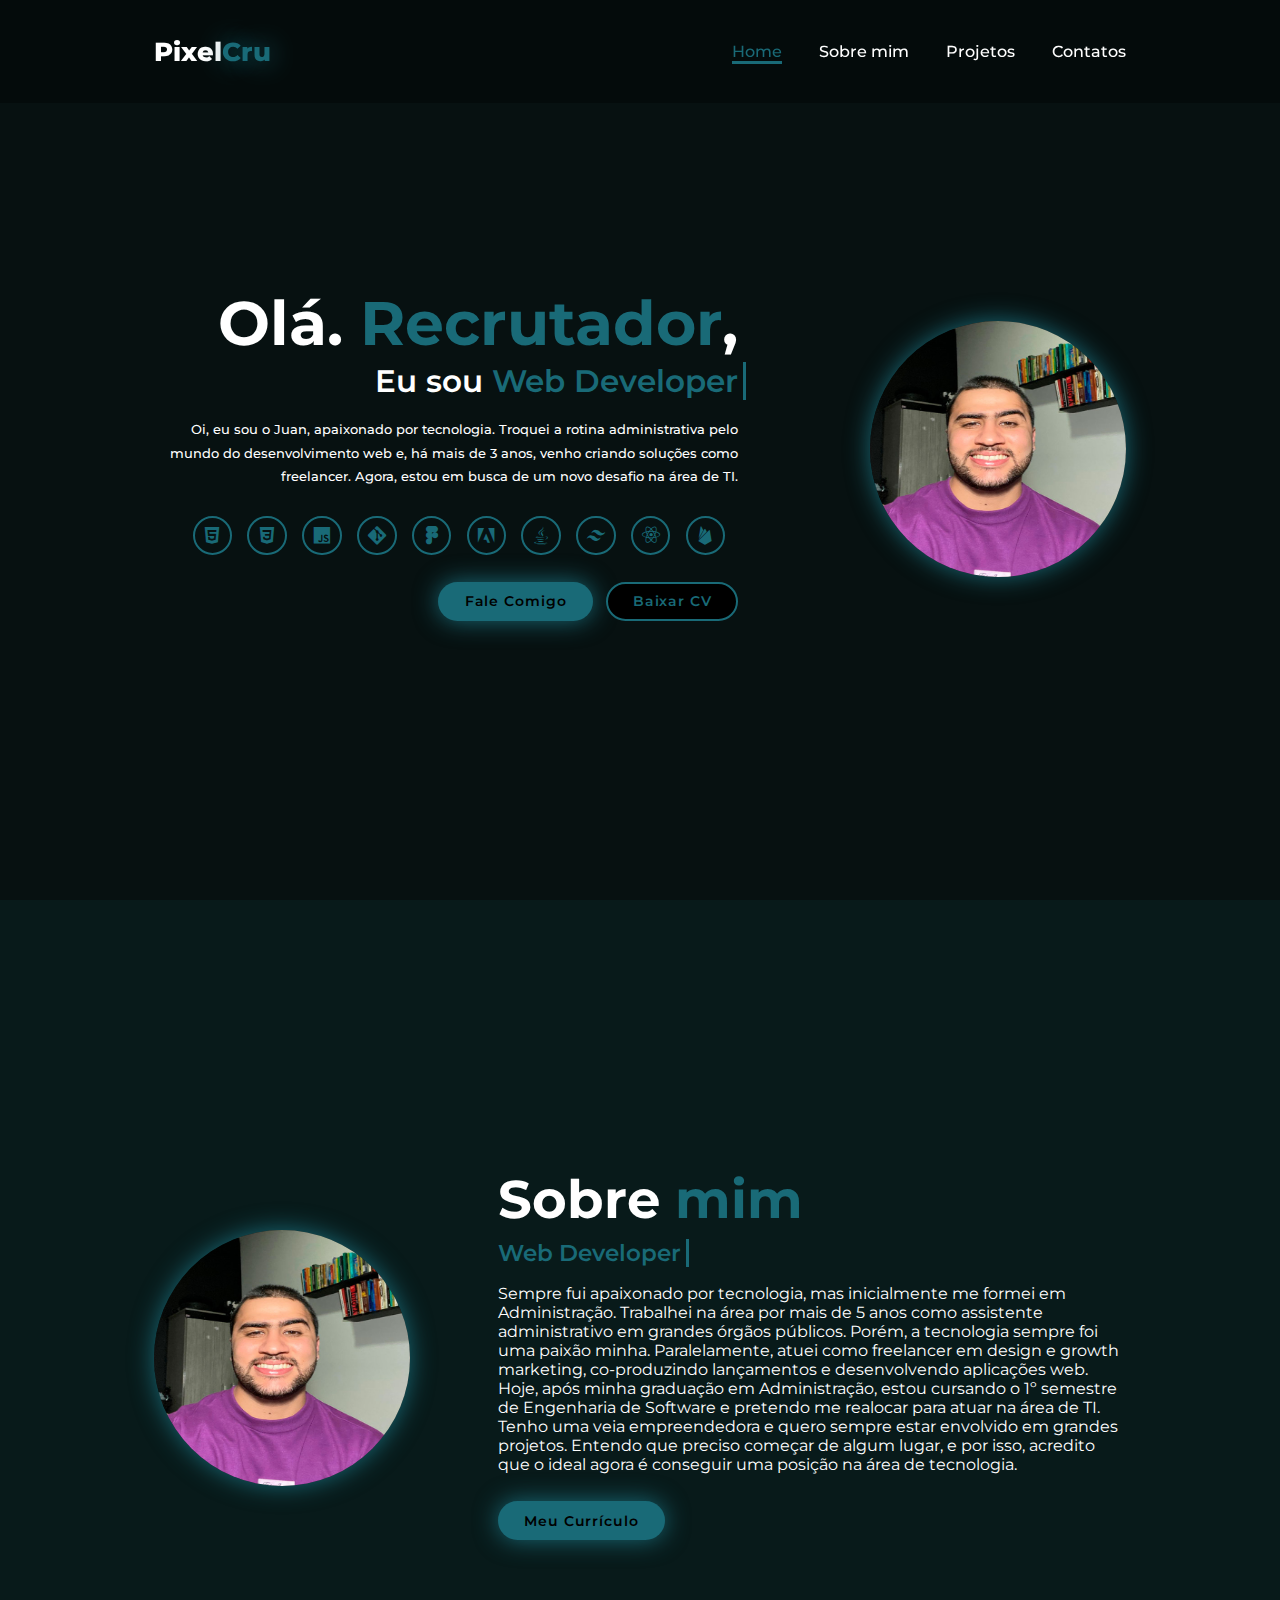
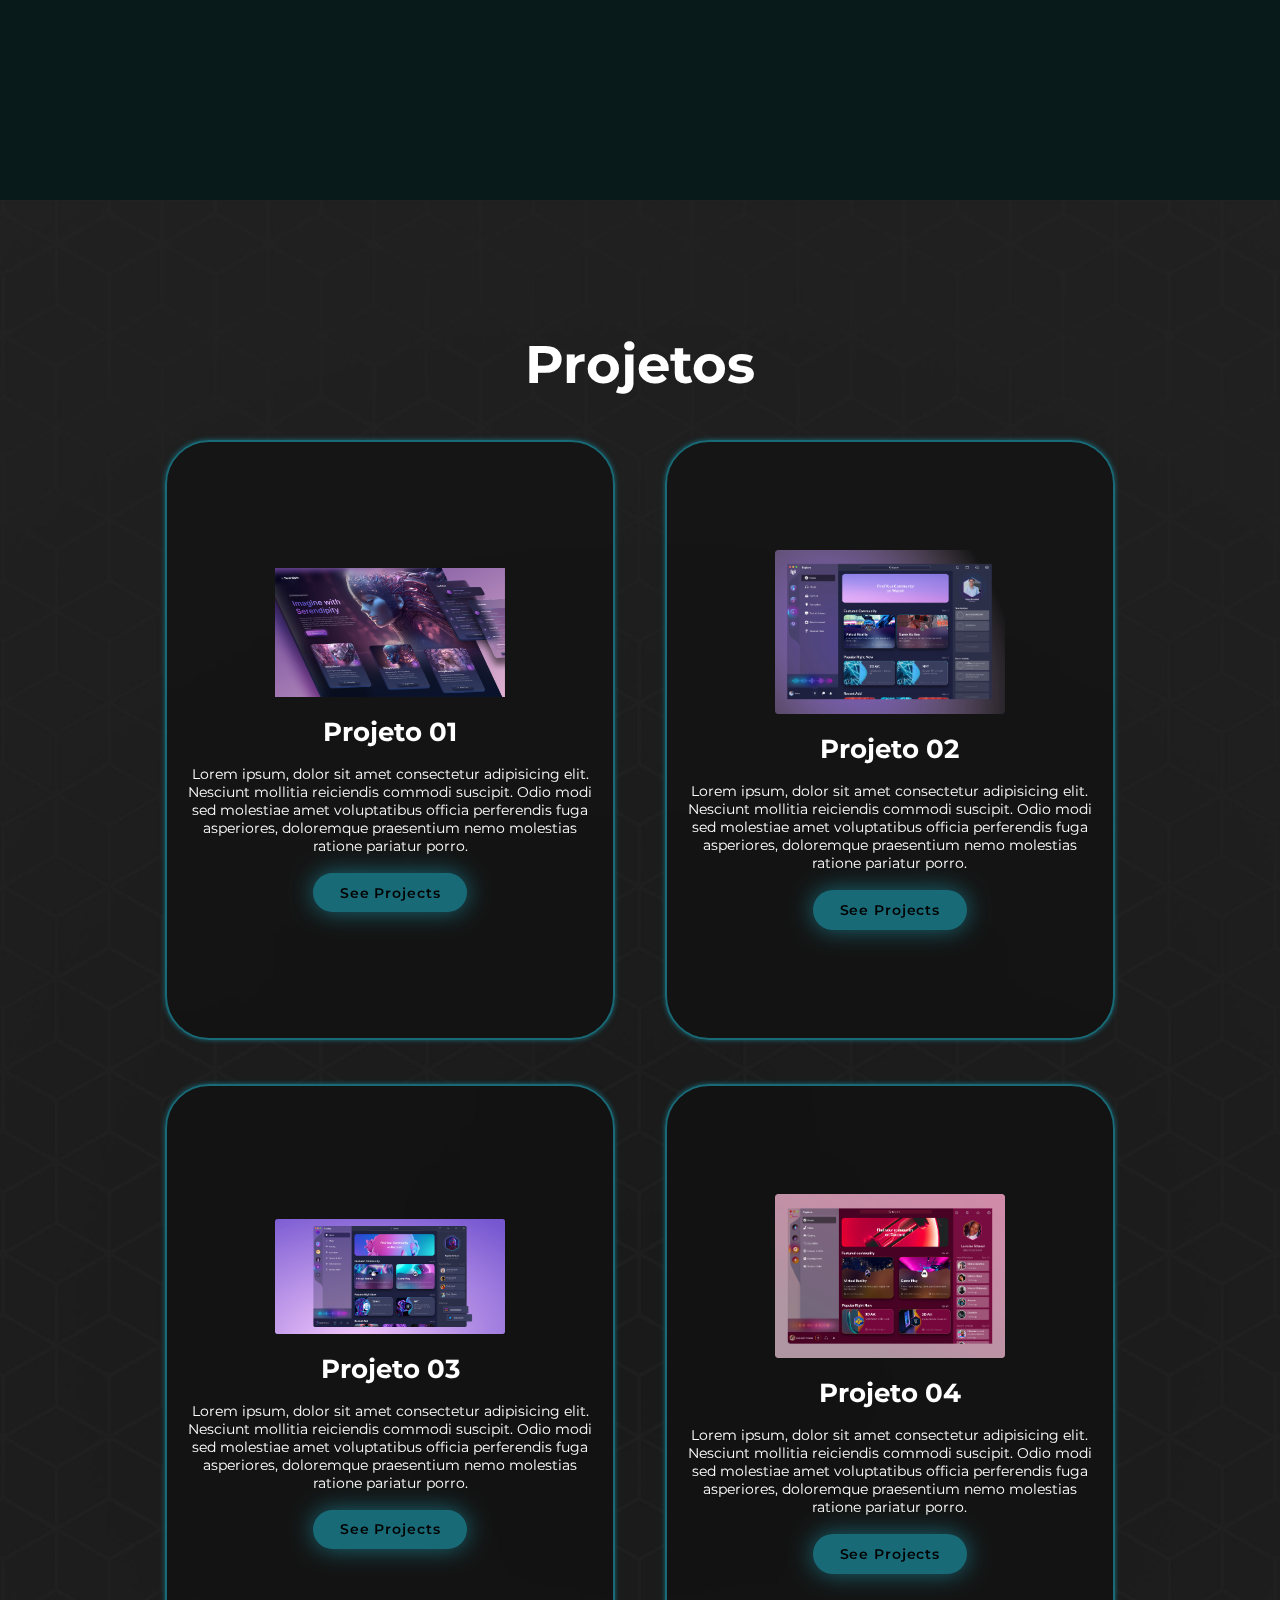
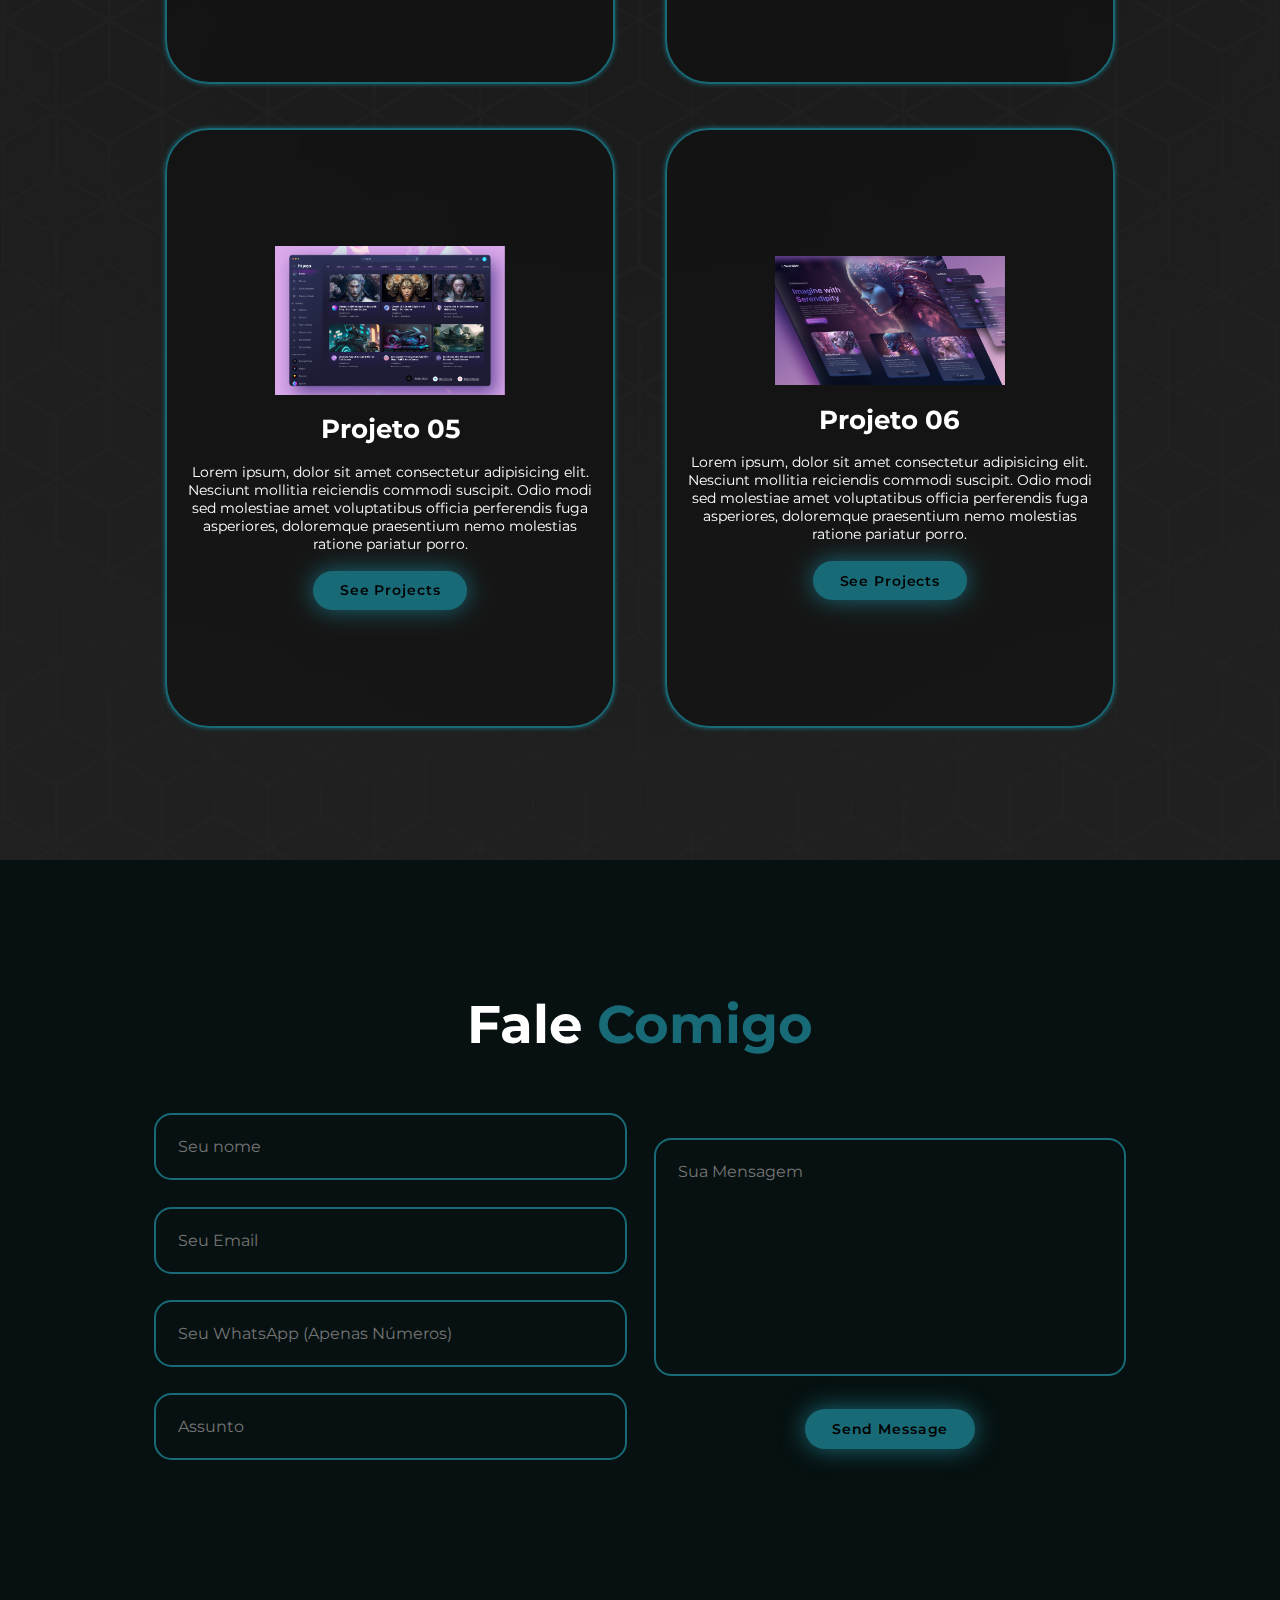
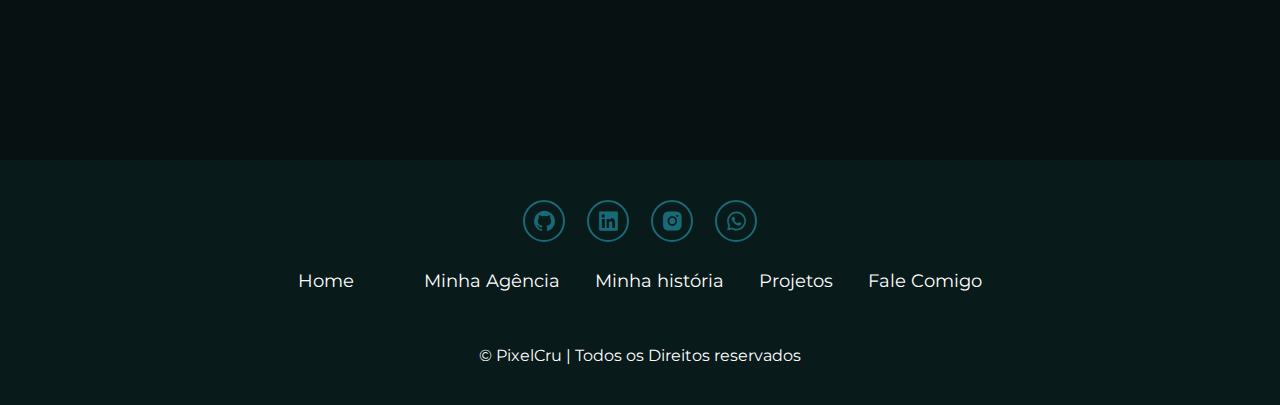
<file: index.html>
<!DOCTYPE html>
<html lang="pt-br">
<head>
    <meta charset="UTF-8">
    <meta name="viewport" content="width=device-width, initial-scale=1.0">
    <title>PixelCru - Portfólio</title>
    <link rel="stylesheet" href="style.css">
    <link href="https://unpkg.com/boxicons@2.1.4/css/boxicons.min.css" rel="stylesheet">
</head>
<body>
    
<header class="header">
    <a href="#home" class="logo">
        Pixel<span>Cru</span>
    </a>

    <i class="bx bx-menu" id="menu-icon"></i>

    <nav class="navbar">
        <a href="#home" class="active">Home</a>
        <a href="#about">Sobre mim</a>
      <!--  <a href="#services">Serviços</a> -->
        <a href="#projects">Projetos</a>
        <a href="#contact">Contatos</a>
    </nav>
</header>

    <section class="home" id="home">
        <div class="home-content">
            <h1>Olá. <span>Recrutador</span>,</h1>
            <h3 class="text-animation">
                Eu sou <span></span>
            </h3>
            <p>Oi, eu sou o Juan, apaixonado por tecnologia. Troquei a rotina administrativa pelo mundo do desenvolvimento web e, há mais de 3 anos, venho criando soluções como freelancer. Agora, estou em busca de um novo desafio na área de TI.</p>

            <div class="social-icons">
                <a href="#" title="HTML 5">
                <i class='bx bxl-html5'></i>
                </a>
                <a href="#" title="CSS 3">
                    <i class='bx bxl-css3' ></i>
                    </i>
                </a>
                <a href="#" title="Javascript">
                    <i class='bx bxl-javascript' ></i>
                    </i>
                </a>
                <a href="#" title="Git">
                    <i class='bx bxl-git' ></i>
                </a>
                <a href="#" title="Figma">
                    <i class='bx bxl-figma' ></i>
                </a>
                <a href="#" title="Softwares Adobe">
                    <i class='bx bxl-adobe' ></i>
                </a>
                <a href="#" title="Java">
                    <i class='bx bxl-java' ></i>
                </a>
                <a href="#" title="Tailwind">
                    <i class='bx bxl-tailwind-css' ></i>
                </a>
                <a href="#" title="React">
                    <i class='bx bxl-react' ></i>
                </a>
                <a href="#" title="Firebase">
                    <i class='bx bxl-firebase'></i>
                </a>
            </div>
            <div class="btn-group">
                <a href="#" class="btn">Fale Comigo</a>
                <a href="#contact" class="btn">Baixar CV</a>
            </div>
        </div>

        <div class="home-img">
            <img src="image.jpg" alt="">
        </div>
    </section>

    <section class="about" id="about">
        <div class="about-img">
            <img src="image.jpg" alt="">
        </div>

        <div class="about-content">
            <h2 class="heading">Sobre <span>mim
            </span></h2>
            <h3 class="text-animation">
                <span></span>
            </h3>
            <p>Sempre fui apaixonado por tecnologia, mas inicialmente me formei em Administração. Trabalhei na área por mais de 5 anos como assistente administrativo em grandes órgãos públicos. Porém, a tecnologia sempre foi uma paixão minha. Paralelamente, atuei como freelancer em design e growth marketing, co-produzindo lançamentos e desenvolvendo aplicações web. Hoje, após minha graduação em Administração, estou cursando o 1º semestre de Engenharia de Software e pretendo me realocar para atuar na área de TI. Tenho uma veia empreendedora e quero sempre estar envolvido em grandes projetos. Entendo que preciso começar de algum lugar, e por isso, acredito que o ideal agora é conseguir uma posição na área de tecnologia.</p>
            <a href="#" class="btn"> Meu Currículo</a>
        </div>
    </section>
<!-- removi a parte dos serviços (Não vejo sentido em ter ) 
    <section class="services" id="services">
        <h2 class="heading">Serviços</h2>

        <div class="services-container">
            <div class="service-box">
                <div class="service-info">
                    <i class="bx bxl-figma"></i>
                    <h4>UI / UX Designer</h4>
                    <p>Lorem ipsum dolor sit amet consectetur adipisicing elit. Id delectus, voluptate, laborum quae accusantium, in maiores minus quibusdam molestiae accusamus nemo alias aut asperiores. Quos quibusdam mollitia laboriosam sunt porro.</p>
                </div>
            </div>

            <div class="service-box">
                <div class="service-info">
                    <i class="bx bx-code"></i>
                    <h4>Desenvolvedor Front-end</h4>
                    <p>Lorem ipsum dolor sit amet consectetur adipisicing elit. Id delectus, voluptate, laborum quae accusantium, in maiores minus quibusdam molestiae accusamus nemo alias aut asperiores. Quos quibusdam mollitia laboriosam sunt porro.</p>
                </div>
            </div>

            <div class="service-box">
                <div class="service-info">
                    <i class="bx bx-code-curly"></i>
                    <h4>Desenvolvedor Full-stack</h4>
                    <p>Lorem ipsum dolor sit amet consectetur adipisicing elit. Id delectus, voluptate, laborum quae accusantium, in maiores minus quibusdam molestiae accusamus nemo alias aut asperiores. Quos quibusdam mollitia laboriosam sunt porro.</p>
                </div>
            </div>

        </div>
    </section>
-->
    <section class="projects" id="projects">
        <h2 class="heading">Projetos</h2>
    

    <div class="projects-box">
        <div class="projects-card">
            <img src="projects01.png" alt="">

            <h3>Projeto 01</h3>

            <p>Lorem ipsum, dolor sit amet consectetur adipisicing elit. Nesciunt mollitia reiciendis commodi suscipit. Odio modi sed molestiae amet voluptatibus officia perferendis fuga asperiores, doloremque praesentium nemo molestias ratione pariatur porro.</p>
            <div class="btn">See Projects</div>
        </div>

        <div class="projects-card">
            <img src="projects02.png" alt="">

            <h3>Projeto 02</h3>

            <p>Lorem ipsum, dolor sit amet consectetur adipisicing elit. Nesciunt mollitia reiciendis commodi suscipit. Odio modi sed molestiae amet voluptatibus officia perferendis fuga asperiores, doloremque praesentium nemo molestias ratione pariatur porro.</p>
            <div class="btn">See Projects</div>
        </div>

        <div class="projects-card">
            <img src="projects03.png" alt="">

            <h3>Projeto 03</h3>

            <p>Lorem ipsum, dolor sit amet consectetur adipisicing elit. Nesciunt mollitia reiciendis commodi suscipit. Odio modi sed molestiae amet voluptatibus officia perferendis fuga asperiores, doloremque praesentium nemo molestias ratione pariatur porro.</p>
            <div class="btn">See Projects</div>
        </div>

        <div class="projects-card">
            <img src="projects04.png" alt="">

            <h3>Projeto 04</h3>

            <p>Lorem ipsum, dolor sit amet consectetur adipisicing elit. Nesciunt mollitia reiciendis commodi suscipit. Odio modi sed molestiae amet voluptatibus officia perferendis fuga asperiores, doloremque praesentium nemo molestias ratione pariatur porro.</p>
            <div class="btn">See Projects</div>
        </div>

        <div class="projects-card">
            <img src="projects05.png" alt="">

            <h3>Projeto 05</h3>

            <p>Lorem ipsum, dolor sit amet consectetur adipisicing elit. Nesciunt mollitia reiciendis commodi suscipit. Odio modi sed molestiae amet voluptatibus officia perferendis fuga asperiores, doloremque praesentium nemo molestias ratione pariatur porro.</p>
            <div class="btn">See Projects</div>
        </div>

        <div class="projects-card">
            <img src="projects01.png" alt="">

            <h3>Projeto 06</h3>

            <p>Lorem ipsum, dolor sit amet consectetur adipisicing elit. Nesciunt mollitia reiciendis commodi suscipit. Odio modi sed molestiae amet voluptatibus officia perferendis fuga asperiores, doloremque praesentium nemo molestias ratione pariatur porro.</p>
            <div class="btn">See Projects</div>
            </div>
        </div>
    </section>


    <section class="contact" id="contact">
        <h2 class="heading">Fale <span>Comigo</span></h2>

        <form action="#">
            <div class="input-group">
                <div class="input-box">
                    <input type="text" placeholder="Seu nome">
                    <input type="email" placeholder="Seu Email"> 
                </div>
                <div class="input-box">
                    <input type="number" placeholder="Seu WhatsApp (Apenas Números)">
                    <input type="text" placeholder="Assunto"> 
                </div>
            </div>

            <div class="input-group-2">
                <textarea name="" id="" cols="30" rows="10" placeholder="Sua Mensagem"></textarea>
                <input type="submit" value="Send Message" class="btn">

            </div>
        </form>
    </section>


    <footer class="footer">
        <div class="social">
            <a href="#">
                <i class="bx bxl-github"></i>
                </a>
                <a href="#">
                    <i class="bx bxl-linkedin-square">
                    </i>
                </a>
                <a href="#">
                    <i class="bx bxl-instagram-alt"></i>
                </a>
                <a href="#">
                    <i class='bx bxl-whatsapp' ></i>
                </a>
        </div>

        <ul class="list">
            <li>
                <a href="#">Home</a>
            </li>
            <li>
        <!--    <a href="#services">Serviços</a> -->
            </li>
            <li>
                <a href="https://pixelcru.com/" target="_blank" rel="noopener noreferrer">Minha Agência</a>
            </li>            
            <li>
                <a href="#about">Minha história</a>
            </li>
            <li>
                <a href="#projects">Projetos</a>
            </li>
            <li>
                <a href="#contact">Fale Comigo</a>
            </li>
        </ul>
        <p class="copyright">
            © PixelCru | Todos os Direitos reservados
        </p>
    </footer>


    <script src="script.js"></script>
</body>
</html>

<!-- aa -->
</file>
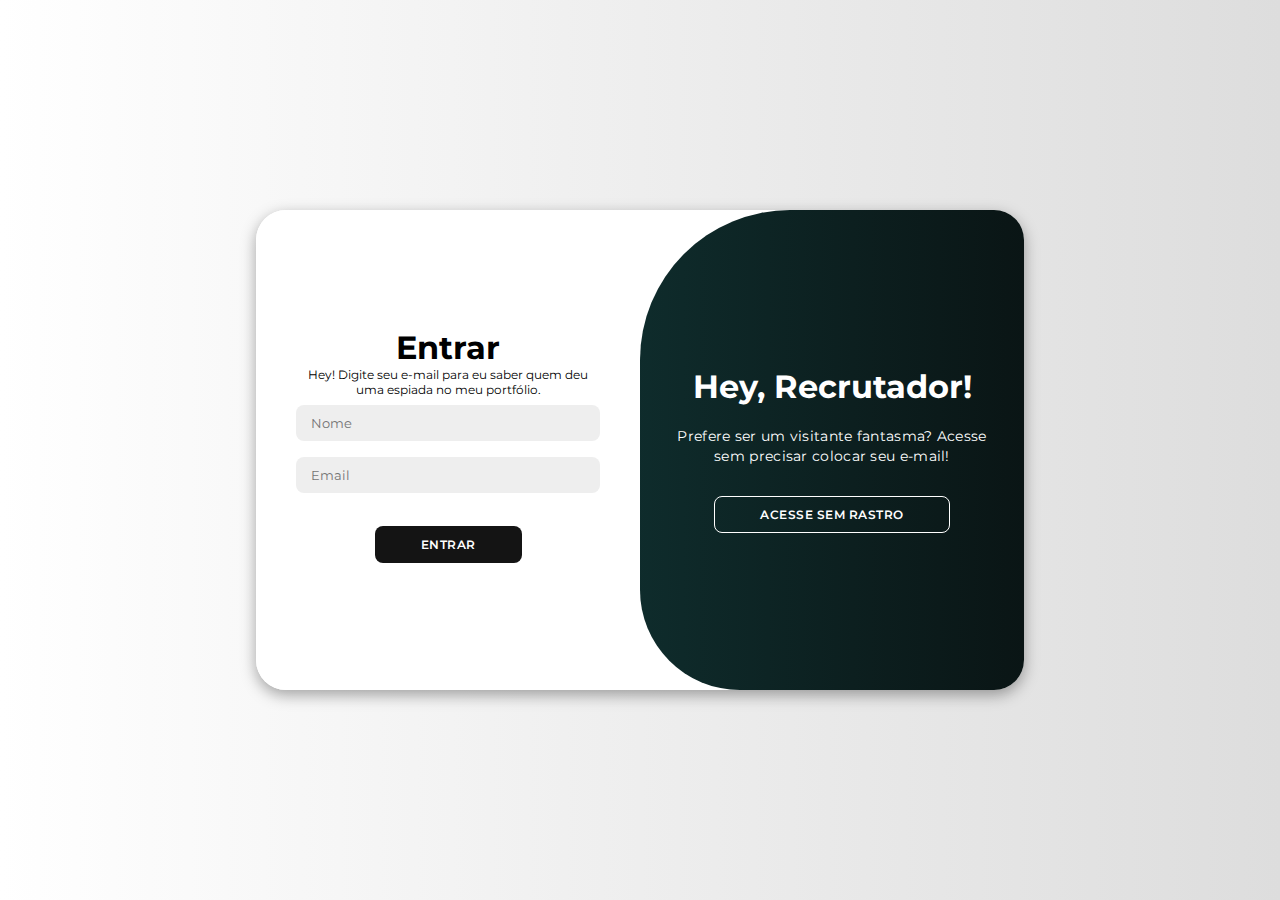
<file: login-one-page/index.html>
<!DOCTYPE html>
<html lang="pt-br">

<head>
    <meta charset="UTF-8">
    <meta name="viewport" content="width=device-width, initial-scale=1.0">
    <link rel="stylesheet" href="https://cdnjs.cloudflare.com/ajax/libs/font-awesome/6.4.2/css/all.min.css">
    <link rel="stylesheet" href="style.css">
    <title>Modern Login Page | PixelCru</title>
</head>

<body>

    <div class="container" id="container">
        <div class="form-container sign-up">
            <form>
                <h1>Bem vindo!</h1>
                <a href="../index.html">
                    <button type="button">Entrar</button>
                </a>
            </form>
        </div>
        <div class="form-container sign-in">
            <form>
                <h1>Entrar</h1>
                <span>Hey! Digite seu e-mail para eu saber quem deu uma espiada no meu portfólio.</span>
                <input type="name" placeholder="Nome">
                <input type="email" placeholder="Email">
                <a href="../index.html">
                    <button type="button">Entrar</button>
                </a>
            </form>
        </div>
        <div class="toggle-container">
            <div class="toggle">
                <div class="toggle-panel toggle-left">
                    <h1>Entrar com E-mail!</h1>
                    <p>Quer deixar sua marca? Entre com seu e-mail e nome!</p>
                    <button class="hidden" id="login">Entrar com E-mail</button>
                </div>
                <div class="toggle-panel toggle-right">
                    <h1>Hey, Recrutador!</h1>
                    <p>Prefere ser um visitante fantasma? Acesse sem precisar colocar seu e-mail!</p>
                    <button class="hidden" id="register">Acesse sem rastro</button>
                </div>
            </div>
        </div>
    </div>

    <script src="script.js"></script>
</body>

</html>
</file>
<file: style.css>
@import url('https://fonts.googleapis.com/css2?family=Montserrat:wght@300;400;500;600;700&display=swap');
*{
    margin: 0;
    padding: 0;
    box-sizing: border-box;
    text-decoration: none;
    border: none;
    outline: none;
    scrollbar-width: smooth;
    scroll-behavior: smooth;
    font-family: 'Montserrat', sans-serif;
}
:root{
    --bg-color: rgb(7, 17, 17);
    --second-bg-color: #081a1a;
    --text-color: white;
    --main-color: #196A77;
}
html{
    font-size: 60%;
    overflow-x: hidden;
}
body{
    background: var(--bg-color);
    color: var(--text-color);
}
.header{
    position: fixed;
    top: 0;
    left: 0;
    padding: 4rem 12% 4rem;
    background: rgb(0, 0, 0, 0.3);
    backdrop-filter: blur(10px);
    display: flex;
    justify-content: space-between;
    align-items: center;
    z-index: 100;
    width: 100%;
}
.logo{
    font-size: 3rem;
    color: var(--text-color);
    font-weight: 800;
    cursor: pointer;
    transition: 0.3s ease;
}
.logo:hover{
    transform: scale(1.1);
}
.logo span{
    text-shadow: 0 0 25px var(--main-color);
}
.navbar a{
    font-size: 1.8rem;
    color: var(--text-color);
    margin-left: 4rem;
    font-weight: 500;
    transition: 0.3s ease;
    border-bottom: 3px solid transparent;
}
.navbar a:hover,
.navbar a.active{
    color: var(--main-color);
    border-bottom: 3px solid var(--main-color);
}
#menu-icon{
    font-size: 3.6rem;
    display: none;
}
section{
    min-height: 100vh;
    padding: 10rem 12% 10rem;
}
.home{
    display: flex;
    align-items: center;
    justify-content: center;
    gap: 15rem;
}
.home-content{
    display: flex;
    flex-direction: column;
    align-items: flex-end;
    text-align: right;
    justify-content: center;
}
span{
    color: var(--main-color);
}
.logo span{
    color: var(--main-color);
}
.home-content h3{
    margin-bottom: 2rem;
    margin-top: 1rem;  
    font-size: 3.5rem;
}
.home-content h1{
    font-size: 7rem;
    font-weight: 700;
    margin-top: 1.5rem;
    line-height: 1;
}
.home-img img{
    position: relative;
    width: 20vw;
    height: 20vw;
    border-radius: 50%;
    box-shadow: 0 0 25px var(--main-color);
    cursor: pointer;
    transition: 0.4s ease-in-out;
}
.home-img img:hover{
    box-shadow: 0 0 25px var(--main-color),
                0 0 50px var(--main-color)
                0 0 100px var(--main-color);
}
.home-content p{
    font-size: 1.5rem;
    font-weight: 500;
    line-height: 1.8;
    max-width: 1000px;
}
.social-icons a{
    display: inline-flex;
    justify-content: center;
    align-items: center;
    width: 4.5rem;
    height: 4.5rem;
    background: transparent;
    border: 2px solid var(--main-color);
    font-size: 2.5rem;
    border-radius: 50%;
    color: var(--main-color);
    margin: 3rem 1.5rem 3rem 0;
    transition: 0.3s ease;
}
.social-icons a:hover{
    color: var(--text-color);
    transform: scale(1.3)translateY(-5px);
    box-shadow: 0 0 25px var(--main-color);
    background-color: var(--main-color);
}
.btn{
    display: inline-block;
    padding: 1rem 2.8rem;
    background: var(--main-color);
    box-shadow: 0 0 25px var(--main-color);
    border-radius: 4rem;
    font-size: 1.6rem;
    color: black;
    border: 2px solid transparent;
    letter-spacing: 0.1rem;
    font-weight: 600;
    transition: 0.3s ease-in-out;
    cursor: pointer;
}
.btn:hover{
    transform: scale(1.05);
    box-shadow: 0 0 50px var(--main-color);
}
.btn-group{
    display: flex;
    align-items: center;
    gap: 1.5rem;
}
.btn-group a:nth-of-type(2){
    background-color: black;
    color: var(--main-color);
    border: 2px solid var(--main-color);
    box-shadow: 0 0 25px transparent;
}
.btn-group a:nth-of-type(2):hover{
    box-shadow: 0 0 25px var(--main-color);
    background-color: var(--main-color);
    color: black;
}
.text-animation {
    font-size: 34px;
    font-weight: 600;
    min-width: 280px;
}

.text-animation span {
    position: relative;
}

.text-animation span::before {
    content: "Web Developer";
    color: var(--main-color);
    animation: words 20s infinite;
    position: relative
}   

.text-animation span::after {
    content: "";
    background-color: var(--bg-color);
    position: absolute;
    width: 0; 
    height: 100%;
    border-left: 3px solid var(--main-color); 
    right: -8px; 
    animation: cursor 0.6s infinite, typing 20s steps(14) infinite;
}

@keyframes cursor {
    0% {
        border-left-color: var(--main-color);
    }
    50% {
        border-left-color: transparent;
    }
    100% {
        border-left-color: var(--main-color);
    }
}

@keyframes words {
    0%, 20% {
        content: "Desenvolvedor Front-end";
    }
    21%, 40% {
        content: "Web Designer";
    }
    41%, 60% {
        content: "UI/UX Designer";
    }
    61%, 80% {
        content: "Desenvelvedor Web";
    }
    81%, 100% {
        content: "Engenheiro de Software";
    }
}

@keyframes typing {
    0%,
    10%, 15%, 30%, 35%, 50%, 55%, 70%, 75%, 90%, 95% {
        width: 0;
    }
    5%, 20%, 25%, 40%, 45%, 60%, 80%, 85% {
        width: calc(100% + 8px);
    }
}

.about{
    display: flex;
    justify-content: center;
    align-items: center;
    gap: 10rem;
    background: var(--second-bg-color);
    color: var(--text-color);
}
.about-img{
    border-radius: 50%;
}
.about-img img{
    position: relative;
    width: 20vw;
    height: 20vw;
    border-radius: 50%;
    box-shadow: 0 0 25px var(--main-color);
    top: 1rem;
    cursor: pointer;
    transition: 0.4s ease-in-out;
}
.about-img img:hover{
    box-shadow: 0 0 25px var(--main-color),
                0 0 50px var(--main-color),
                0 0 100px var(--main-color);
}
.heading{
    text-align: center;
    font-size: 6rem;
    margin: 5rem 0;
}
.about-content h2{
    text-align: left;
    line-height: 1.5;
}
.about-content h3{
    font-size: 2.6rem;
}
.about-content p{
    font-size: 1.8rem;
    margin: 2rem 0 3rem;
}
.about .heading{
    margin: 0;
}
.about-content .text-animation span::before {
    content: "Web Developer";
    color: var(--main-color);
    animation: words 20s infinite;
    position: relative
}   

.about-content .text-animation span::after {
    content: "";
    background-color: var(--second-bg-color);
    position: absolute;
    width: 0; 
    height: 100%;
    border-left: 3px solid var(--main-color); 
    right: -8px; 
    animation: cursor 0.6s infinite, typing 20s steps(14) infinite;
}
::-webkit-scrollbar{
    width: 15px;
}
::-webkit-scrollbar-thumb{
    background-color: var(--main-color);
}
::-webkit-scrollbar-track{
    background-color: var(--bg-color);
    width: 50px;
}
.services{
    background: var(--bg-color);
    color: black;
}
.services h2{
    margin-bottom: 5rem;
    color: var(--text-color);
}
.services-container{
    display: grid;
    grid-template-columns: repeat(3,1fr);
    align-items: center;
    gap: 2.5rem;
}
.service-box{
    display: flex;
    align-items: center;
    justify-content: center;
    background-color: var(--main-color);
    height: 600px;
    border-radius: 3rem;
    border: 5px solid transparent;
    cursor: pointer;
    transition: 0.4s ease-in-out;
}
.service-box:hover{
    background: var(--second-bg-color);
    color: var(--main-color);
    border: 5px solid var(--main-color);
    transform: scale(1.03);
}
.service-box .service-info{
    height: 100%;
    display: flex;
    flex-direction: column;
    text-align: center;
    justify-content: center;
    align-items: center;
    padding: 5rem 5rem;
}
.service-info h4{
    font-size: 4rem;
    margin: 2rem 0;
    font-weight: 800;
}
.service-info p{
    font-size: 1.4rem;
    font-weight: 600;
    line-height: 1.7;
}
.service-info i{
    font-size: 8rem;
}
.projects{
    background: url(Background.jpg)center no-repeat;
    background-size: cover;
}
.projects-box{
    display: grid;
    grid-template-columns: repeat(3,1fr);
    place-items: center;
    margin: 5rem 0;
    gap: 3rem;
    row-gap: 5rem;
}
.projects-card{
    height: 600px;
    max-width: 450px;
    background-color: rgba(0, 0, 0, 0.3);
    backdrop-filter: blur(30px);
    border: 2px solid var(--main-color);
    border-radius: 5rem;
    display: flex;
    flex-direction: column;
    align-items: center;
    justify-content: center;
    text-align: center;
    gap: 2rem;
    padding: 5rem 2rem;
    overflow: hidden;
    cursor: pointer;
    box-shadow: 0 0 5px var(--main-color);
    transition: 0.4s ease;
}
.projects-card:hover{
    box-shadow: 0 0 25px var(--main-color),
                0 0 50px var(--main-color);
    transform: scale(1.02);
}
.projects-card img{
    max-width: 18vw;
    object-fit: cover;
}
.projects-card h3{
    font-size: 3rem;
}
.projects-card p{
    font-size: 1.6rem;
}
.contact{
    background-color: var(--bg-color);
}
.contact h2{
    margin-bottom: 3rem;
    color: var(--text-color);
}
.contact form{
    display: flex;
    align-items: center;
    justify-content: center;
    gap: 3rem;
    margin: 5rem auto;
    text-align: center;
}
.contact form .input-box{
    display: flex;
    justify-content: center;
    flex-wrap: wrap;
}
.contact form .input-box input,
.contact form textarea{
    width: 100%;
    padding: 2.5rem;
    font-size: 1.8rem;
    color: var(--text-color);
    background: var(--bg-color);
    border-radius: 2rem;
    border: 2px solid var(--main-color);
    margin: 1.5rem 0;
    resize: none;
}
.contact form .btn{
    margin-top: 2rem;
}
.footer{
    position: relative;
    bottom: 0;
    width: 100%;
    padding: 40px 0;
    background-color: var(--second-bg-color);
}
.footer .social{
    text-align: center;
    padding-bottom: 25px;
    color: var(--main-color);
}
.footer .social a{
    font-size: 25px;
    color: var(--main-color);
    border: 2px solid var(--main-color);
    width: 42px;
    height: 42px;
    line-height: 42px;
    display: inline-block;
    text-align: center;
    border-radius: 50%;
    margin: 0 10px;
    transition: 0.3s ease;
}
.footer .social a:hover{
    transform: scale(1.2) translateY(-10px);
    background-color: var(--main-color);
    color: black;
    box-shadow: 0 0 25px var(--main-color);
}
.footer ul{
    margin-top: 0;
    padding: 0;
    font-size: 18px;
    line-height: 1.6;
    margin-bottom: 0;
    text-align: center;
}
.footer ul li a{
    color: white;
    border-bottom: 3px solid transparent;
    transition: 0.3 ease;
}
.footer ul li a:hover{
    border-bottom: 3px solid var(--main-color);
}
.footer ul li{
    display: inline-block;
    padding: 0 15px;
}
.footer .copyright{
    margin-top: 50px;
    text-align: center;
    font-size: 16px;
    color: var(--text-color);
}
@media(max-width:1285px){
    html{
        font-size: 55%;
    }
    .services-container{
        padding-bottom: 7rem;
        grid-template-columns: repeat(1,1fr);
        margin: 0 5rem;
    }
    .projects-box{
        grid-template-columns: repeat(2,1fr);
    }
    .projects-box{
        min-width: 30vw;
    }

}
@media(max-width:991px){
    header{
        padding: 2rem 3%;
    }
    section{
        padding: 10rem 3% 2rem;
    }
    .contact form{
        flex-direction: column;
    }
    .footer{
        padding:2rem 3%;
    }
}
@media(max-width:895px){
    #menu-icon{
        display: block;
    }
    .navbar{
        position: absolute;
        top: 100%;
        right: 0;
        width: 50%;
        padding: 1rem 3%;
        background: rgba(0, 0, 0, 0.8);
        backdrop-filter: blur(20px);
        border-bottom-left-radius: 2rem;
        border-left: 2px solid var(--main-color);
        border-bottom: 2px solid var(--main-color);
        display: none;
    }
    .navbar.active{
        display: block;
    }
    .navbar a{
        display: block;
        font-size: 2rem;
        margin: 3rem 0;
        color: white;
    }
    .home{
        flex-direction: column-reverse;
        margin: 5rem 4rem;
        gap: 3rem;
    }
    .home-content{
        display: flex;
        flex-direction: column;
        align-items: center;
        justify-content: center;
        text-align: center;
    }
    .home-content h3{
        font-size: 2.6rem;
    }
    .home-content h1{
        font-size: 8rem;
        margin-top: 3rem;
    }
    .home-content p{
        max-width: 600px;
        margin: 0 auto;
    }
    .home-img img{
        width: 50vw;
        height: 50vw;
        margin: 3rem 0;
    }
    .about{
        flex-direction: column-reverse;
        padding: 10rem 9% 10rem;
    }
    .about .heading{
        margin: 3rem 0;
    }
    .about img{
        width: 50vw;
        height: 50vw;
    }
    .services h2{
        margin-bottom: 3rem;
    }
    .services-container{
        grid-template-columns: repeat(1,1fr);
    }
    .projects-box{
        grid-template-columns: repeat(1,1fr);
    }
    .projects-box img{
        min-width: 42rem;
    }
}
</file>
<file: login-one-page/style.css>
@import url('https://fonts.googleapis.com/css2?family=Montserrat:wght@300;400;500;600;700&display=swap');

*{
    margin: 0;
    padding: 0;
    box-sizing: border-box;
    font-family: 'Montserrat', sans-serif;
}

body{
    background-color: #DDDDDD;
    background: linear-gradient(to right, #FFFFFF, #DDDDDD);
    display: flex;
    align-items: center;
    justify-content: center;
    flex-direction: column;
    height: 100vh;
}

.container{
    background-color: #fff;
    border-radius: 30px;
    box-shadow: 0 5px 15px rgba(0, 0, 0, 0.35);
    position: relative;
    overflow: hidden;
    width: 768px;
    max-width: 100%;
    min-height: 480px;
}

.container p{
    font-size: 14px;
    line-height: 20px;
    letter-spacing: 0.3px;
    margin: 20px 0;
}

.container span{
    font-size: 12px;
}

.container a{
    color: #333;
    font-size: 13px;
    text-decoration: none;
    margin: 15px 0 10px;
}

.container button{
    background-color: #141414;
    color: #fff;
    font-size: 12px;
    padding: 10px 45px;
    border: 1px solid transparent;
    border-radius: 8px;
    font-weight: 600;
    letter-spacing: 0.5px;
    text-transform: uppercase;
    margin-top: 10px;
    cursor: pointer;
}

.container button.hidden{
    background-color: transparent;
    border-color: #fff;
}

.container form{
    background-color: #fff;
    display: flex;
    align-items: center;
    justify-content: center;
    flex-direction: column;
    padding: 0 40px;
    height: 100%;
    text-align: center;
}

.container input{
    background-color: #eee;
    border: none;
    margin: 8px 0;
    padding: 10px 15px;
    font-size: 13px;
    border-radius: 8px;
    width: 100%;
    outline: none;
}

.form-container{
    position: absolute;
    top: 0;
    height: 100%;
    transition: all 0.6s ease-in-out;
}

.sign-in{
    left: 0;
    width: 50%;
    z-index: 2;
}

.container.active .sign-in{
    transform: translateX(100%);
}

.sign-up{
    left: 0;
    width: 50%;
    opacity: 0;
    z-index: 1;
}

.container.active .sign-up{
    transform: translateX(100%);
    opacity: 1;
    z-index: 5;
    animation: move 0.6s;
}

@keyframes move{
    0%, 49.99%{
        opacity: 0;
        z-index: 1;
    }
    50%, 100%{
        opacity: 1;
        z-index: 5;
    }
}

.social-icons{
    margin: 20px 0;
}

.social-icons a{
    border: 1px solid #ccc;
    border-radius: 20%;
    display: inline-flex;
    justify-content: center;
    align-items: center;
    margin: 0 3px;
    width: 40px;
    height: 40px;
}

.toggle-container{
    position: absolute;
    top: 0;
    left: 50%;
    width: 50%;
    height: 100%;
    overflow: hidden;
    transition: all 0.6s ease-in-out;
    border-radius: 150px 0 0 100px;
    z-index: 1000;
}

.container.active .toggle-container{
    transform: translateX(-100%);
    border-radius: 0 150px 100px 0;
}

.toggle{
    background-color: #134242;
    height: 100%;
    background: linear-gradient(to right, #134242, #0A1515);
    color: #fff;
    position: relative;
    left: -100%;
    height: 100%;
    width: 200%;
    transform: translateX(0);
    transition: all 0.6s ease-in-out;
}

.container.active .toggle{
    transform: translateX(50%);
}

.toggle-panel{
    position: absolute;
    width: 50%;
    height: 100%;
    display: flex;
    align-items: center;
    justify-content: center;
    flex-direction: column;
    padding: 0 30px;
    text-align: center;
    top: 0;
    transform: translateX(0);
    transition: all 0.6s ease-in-out;
}

.toggle-left{
    transform: translateX(-200%);
}

.container.active .toggle-left{
    transform: translateX(0);
}

.toggle-right{
    right: 0;
    transform: translateX(0);
}

.container.active .toggle-right{
    transform: translateX(200%);
}

@media (max-width: 768px) {
    .container {
        width: 100%;
        height: auto;
        min-height: 100vh;
        border-radius: 0;
        box-shadow: none;
    }

    .toggle-container, .toggle {
        display: none;
    }

    .form-container {
        width: 100%;
        position: relative;
        padding: 20px;
    }

    .sign-in, .sign-up {
        width: 100%;
        position: relative;
        opacity: 1;
        transform: translateX(0);
        z-index: 1;
    }

    .container.active .sign-in, .container.active .sign-up {
        transform: translateX(0);
    }
}
</file>
